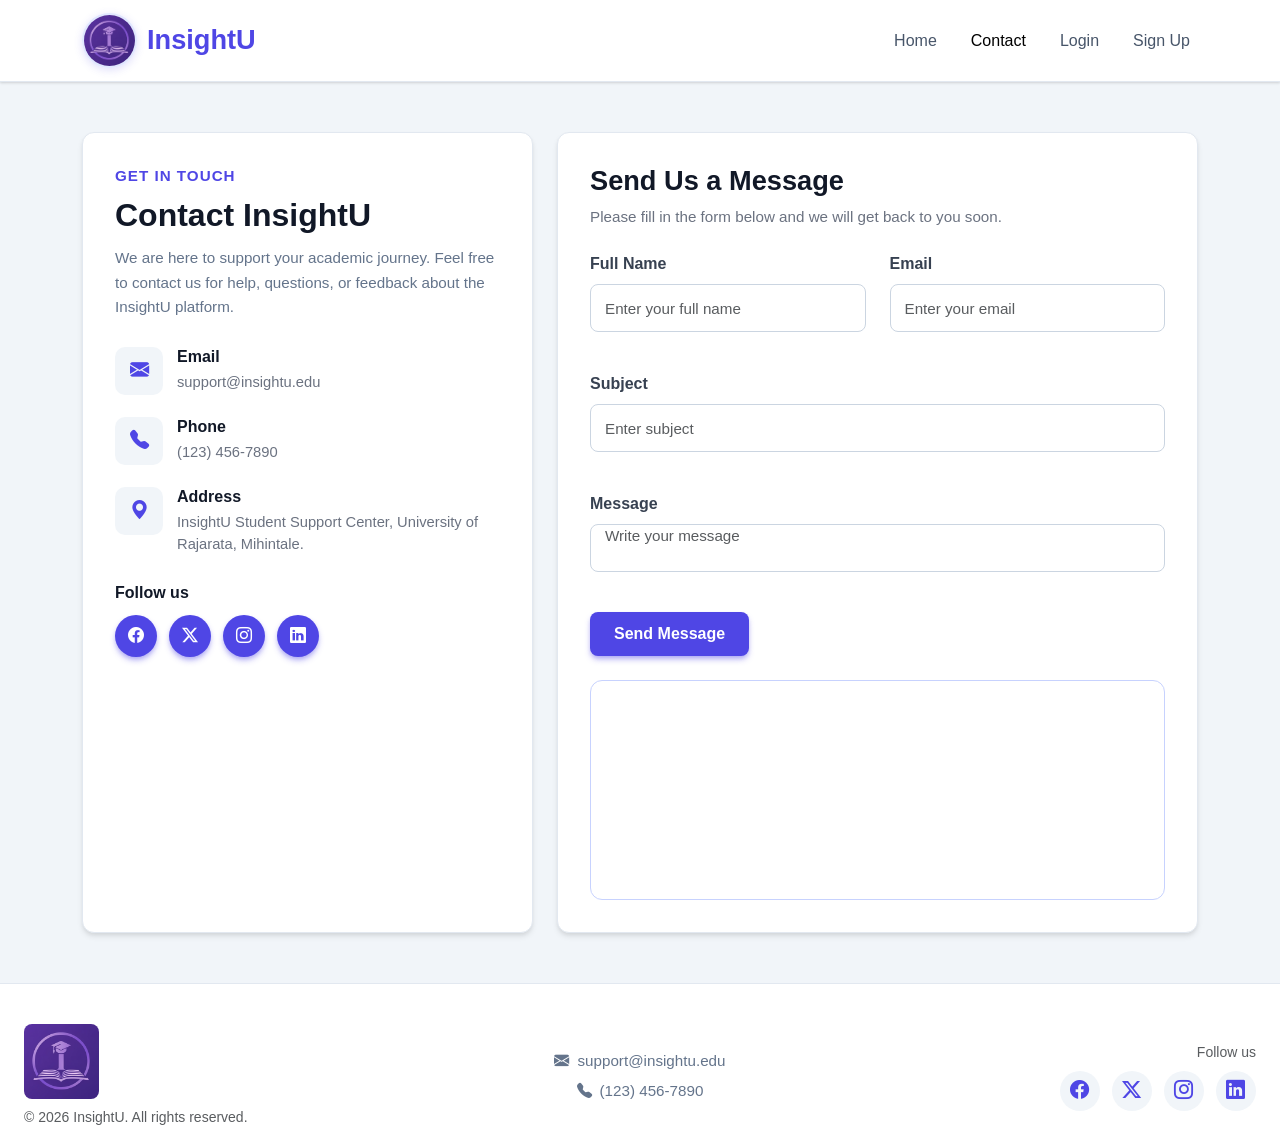
<file: contact.html>
<!DOCTYPE html>
<html lang="en">

<head>
  <meta charset="UTF-8" />
  <meta name="viewport" content="width=device-width, initial-scale=1.0" />
  <title>InsightU - Contact</title>

  <link rel="stylesheet" href="https://cdn.jsdelivr.net/npm/bootstrap@5.3.3/dist/css/bootstrap.min.css">
  <link rel="stylesheet" href="https://cdn.jsdelivr.net/npm/bootstrap-icons@1.11.3/font/bootstrap-icons.min.css">
  <link rel="stylesheet" href="contact.css">
  <link rel="stylesheet" href="globel.css">
</head>

<body>

  <!-- Page Loader -->
  <div id="page-loader">
    <div class="three-body">
      <div class="three-body__dot"></div>
      <div class="three-body__dot"></div>
      <div class="three-body__dot"></div>
    </div>
  </div>

  <!-- Navbar -->
  <nav class="navbar navbar-expand-lg custom-navbar">
    <div class="container">
      <a class="navbar-brand brand-box" href="index.html">
        <img src="Logo 250px.png" alt="InsightU Logo" class="navbar-logo">
        InsightU
      </a>

      <button class="navbar-toggler" type="button" data-bs-toggle="collapse" data-bs-target="#contactNav">
        <span class="navbar-toggler-icon"></span>
      </button>

      <div class="collapse navbar-collapse" id="contactNav">
        <ul class="navbar-nav ms-auto">
          <li class="nav-item"><a class="nav-link" href="index.html">Home</a></li>
          <li class="nav-item" id="navDashboard" style="display: none;"><a class="nav-link" href="dashboard.html">Dashboard</a></li>
          <li class="nav-item" id="navContact" style="display: none;"><a class="nav-link active" href="contact.html">Contact</a></li>
          <li class="nav-item" id="navLogout" style="display: none;"><a class="nav-link" href="login.html" id="logoutLink">Logout</a></li>
          <li class="nav-item" id="navLogin"><a class="nav-link" href="login.html">Login</a></li>
          <li class="nav-item" id="navSignup"><a class="nav-link" href="signup.html">Sign Up</a></li>
        </ul>
      </div>
    </div>
  </nav>

  <!-- Contact Section -->
  <section class="contact-section">
    <div class="container">
      <div class="row g-4 align-items-stretch">

        <!-- Left Info -->
        <div class="col-lg-5">
          <div class="info-card h-100">
            <p class="small-title">Get in Touch</p>
            <h1>Contact InsightU</h1>
            <p class="intro-text">
              We are here to support your academic journey. Feel free to contact us
              for help, questions, or feedback about the InsightU platform.
            </p>

            <div class="contact-item">
              <div class="icon-box"><i class="bi bi-envelope-fill"></i></div>
              <div>
                <h5>Email</h5>
                <p>support@insightu.edu</p>
              </div>
            </div>

            <div class="contact-item">
              <div class="icon-box"><i class="bi bi-telephone-fill"></i></div>
              <div>
                <h5>Phone</h5>
                <p>(123) 456-7890</p>
              </div>
            </div>

            <div class="contact-item">
              <div class="icon-box"><i class="bi bi-geo-alt-fill"></i></div>
              <div>
                <h5>Address</h5>
                <p>InsightU Student Support Center, University of Rajarata, Mihintale.</p>
              </div>
            </div>

            <div class="social-area">
              <h6>Follow us</h6>
              <div class="social-links">
                <a href="#"><i class="bi bi-facebook"></i></a>
                <a href="#"><i class="bi bi-twitter-x"></i></a>
                <a href="#"><i class="bi bi-instagram"></i></a>
                <a href="#"><i class="bi bi-linkedin"></i></a>
              </div>
            </div>
          </div>
        </div>

        <!-- Right Form -->
        <div class="col-lg-7">
          <div class="form-card h-100">
            <h2>Send Us a Message</h2>
            <p class="form-subtext">
              Please fill in the form below and we will get back to you soon.
            </p>

            <form id="contactForm" novalidate>
              <div class="row">
                <div class="col-md-6 mb-3">
                  <label for="fullName" class="form-label">Full Name</label>
                  <input type="text" class="form-control custom-input" id="fullName" placeholder="Enter your full name">
                  <small class="error-text" id="nameError"></small>
                </div>

                <div class="col-md-6 mb-3">
                  <label for="email" class="form-label">Email</label>
                  <input type="email" class="form-control custom-input" id="email" placeholder="Enter your email">
                  <small class="error-text" id="emailError"></small>
                </div>
              </div>

              <div class="mb-3">
                <label for="subject" class="form-label">Subject</label>
                <input type="text" class="form-control custom-input" id="subject" placeholder="Enter subject">
                <small class="error-text" id="subjectError"></small>
              </div>

              <div class="mb-3">
                <label for="message" class="form-label">Message</label>
                <textarea class="form-control custom-input textarea-box" id="message" rows="5"
                  placeholder="Write your message"></textarea>
                <small class="error-text" id="messageError"></small>
              </div>

              <div class="button-wrap">
                <button type="submit" class="send-btn">Send Message</button>
              </div>
            </form>

            <div class="map-box">
              <iframe
                src="https://www.google.com/maps/embed?pb=!1m18!1m12!1m3!1d3947.414630507293!2d80.49872346842412!3d8.36080868072189!2m3!1f0!2f0!3f0!3m2!1i1024!2i768!4f13.1!3m3!1m2!1s0x3afc8a63370239cb%3A0xfde408ba97b0d4d3!2sRajarata%20University%20of%20Sri%20Lanka!5e0!3m2!1sen!2sus!4v1773333881519!5m2!1sen!2sus"
                width="600" height="450" style="border:0;" allowfullscreen="" loading="lazy"
                referrerpolicy="no-referrer-when-downgrade"></iframe>
            </div>
          </div>
        </div>
      </div>
    </div>
  </section>

  <!-- Footer -->
  <footer class="site-footer">
    <div class="container-fluid px-4">
      <div class="row align-items-center">
        <!-- Left: Logo & Copyright -->
        <div class="col-md-4 text-center text-md-start mb-4 mb-md-0">
          <a href="index.html" class="footer-brand d-inline-flex align-items-center mb-2">
            <img src="Logo 250px.png" alt="InsightU Logo" class="footer-logo">
          </a>
          <p class="text-muted small mb-0">&copy; 2026 InsightU. All rights reserved.</p>
        </div>

        <!-- Center: Links -->
        <div class="col-md-4 text-center mb-4 mb-md-0">
          <div class="d-flex flex-column align-items-center">
            <a href="mailto:support@insightu.edu" class="footer-link mb-2"><i
                class="bi bi-envelope-fill me-2"></i>support@insightu.edu</a>
            <a href="tel:1234567890" class="footer-link"><i class="bi bi-telephone-fill me-2"></i>(123) 456-7890</a>
          </div>
        </div>

        <!-- Right: Social Icons -->
        <div class="col-md-4">
          <p class="text-muted small text-center text-md-end mb-2 d-none d-md-block">Follow us</p>
          <div class="social-icons">
            <a href="#" class="social-icon" aria-label="Facebook"><i class="bi bi-facebook"></i></a>
            <a href="#" class="social-icon" aria-label="Twitter"><i class="bi bi-twitter-x"></i></a>
            <a href="#" class="social-icon" aria-label="Instagram"><i class="bi bi-instagram"></i></a>
            <a href="#" class="social-icon" aria-label="LinkedIn"><i class="bi bi-linkedin"></i></a>
          </div>
        </div>
      </div>
    </div>
  </footer>

  <script src="https://cdn.jsdelivr.net/npm/bootstrap@5.3.3/dist/js/bootstrap.bundle.min.js"></script>
  <script>window.addEventListener('load', function () { document.getElementById('page-loader').classList.add('hidden'); });</script>
  <script src="contact.js"></script>
</body>

</html>
</file>
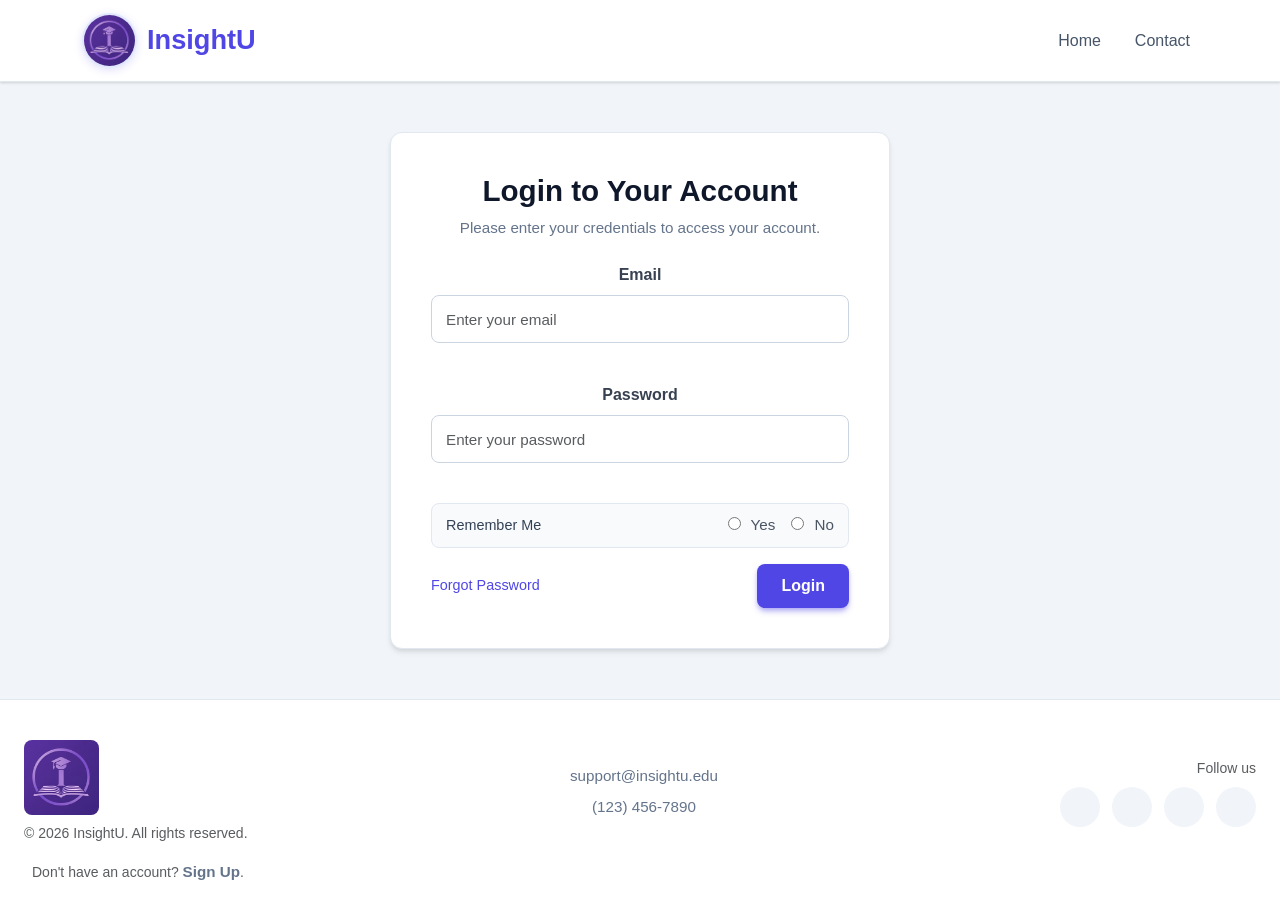
<file: login.html>
<!DOCTYPE html>
<html lang="en">

<head>
  <meta charset="UTF-8" />
  <meta name="viewport" content="width=device-width, initial-scale=1.0" />
  <title>InsightU - Login</title>

  <link rel="stylesheet" href="https://cdn.jsdelivr.net/npm/bootstrap@5.3.3/dist/css/bootstrap.min.css">
  <link rel="stylesheet" href="login.css">
  <link rel="stylesheet" href="globel.css">
</head>

<body>

  <!-- Page Loader -->
  <div id="page-loader">
    <div class="three-body">
      <div class="three-body__dot"></div>
      <div class="three-body__dot"></div>
      <div class="three-body__dot"></div>
    </div>
  </div>

  <!-- Navbar -->
  <nav class="navbar navbar-expand-lg custom-navbar">
    <div class="container">
      <a class="navbar-brand brand-box" href="index.html">
        <img src="Logo 250px.png" alt="InsightU Logo" class="navbar-logo">
        InsightU
      </a>

      <button class="navbar-toggler" type="button" data-bs-toggle="collapse" data-bs-target="#loginNav">
        <span class="navbar-toggler-icon"></span>
      </button>

      <div class="collapse navbar-collapse" id="loginNav">
        <ul class="navbar-nav ms-auto">
          <li class="nav-item">
            <a class="nav-link" href="index.html">Home</a>
          </li>
          <li class="nav-item">
            <a class="nav-link" href="contact.html">Contact</a>
          </li>
        </ul>
      </div>
    </div>
  </nav>

  <!-- Login Section -->
  <section class="login-section">
    <div class="container">
      <div class="login-wrapper">
        <div class="login-card">
          <h1>Login to Your Account</h1>
          <p class="login-subtext">Please enter your credentials to access your account.</p>

          <form id="loginForm" novalidate>
            <div class="mb-3">
              <label for="email" class="form-label">Email</label>
              <input type="email" class="form-control custom-input" id="email" placeholder="Enter your email">
              <small class="error-text" id="emailError"></small>
            </div>

            <div class="mb-3">
              <label for="password" class="form-label">Password</label>
              <input type="password" class="form-control custom-input" id="password" placeholder="Enter your password">
              <small class="error-text" id="passwordError"></small>
            </div>

            <div class="remember-box mb-3">
              <span class="remember-label">Remember Me</span>
              <div class="radio-group">
                <label><input type="radio" name="remember" value="Yes"> Yes</label>
                <label><input type="radio" name="remember" value="No"> No</label>
              </div>
            </div>

            <div class="login-actions">
              <a href="#" class="forgot-link" id="forgotPasswordLink">Forgot Password</a>
              <button type="submit" class="login-btn">Login</button>
            </div>
          </form>
        </div>
      </div>
    </div>
  </section>

  <!-- Footer -->
  <footer class="site-footer">
    <div class="container-fluid px-4">
      <div class="row align-items-center">
        <!-- Left: Logo & Copyright -->
        <div class="col-md-4 text-center text-md-start mb-4 mb-md-0">
          <a href="index.html" class="footer-brand d-inline-flex align-items-center mb-2">
            <img src="Logo 250px.png" alt="InsightU Logo" class="footer-logo">
          </a>
          <p class="text-muted small mb-0">&copy; 2026 InsightU. All rights reserved.</p>
        </div>

        <!-- Center: Links -->
        <div class="col-md-4 text-center mb-4 mb-md-0">
          <div class="d-flex flex-column align-items-center">
            <a href="mailto:support@insightu.edu" class="footer-link mb-2"><i
                class="bi bi-envelope-fill me-2"></i>support@insightu.edu</a>
            <a href="tel:1234567890" class="footer-link"><i class="bi bi-telephone-fill me-2"></i>(123) 456-7890</a>
          </div>
        </div>

        <!-- Right: Social Icons -->
        <div class="col-md-4">
          <p class="text-muted small text-center text-md-end mb-2 d-none d-md-block">Follow us</p>
          <div class="social-icons">
            <a href="#" class="social-icon" aria-label="Facebook"><i class="bi bi-facebook"></i></a>
            <a href="#" class="social-icon" aria-label="Twitter"><i class="bi bi-twitter-x"></i></a>
            <a href="#" class="social-icon" aria-label="Instagram"><i class="bi bi-instagram"></i></a>
            <a href="#" class="social-icon" aria-label="LinkedIn"><i class="bi bi-linkedin"></i></a>
          </div>
        </div>
      </div>
      <div class="row mt-3">
        <div class="col-12 text-center text-md-start">
          <span class="text-muted small signup-text">Don't have an account? <a href="signup.html"
              class="footer-link fw-bold">Sign Up</a>.</span>
        </div>
      </div>
    </div>
  </footer>

  <script src="https://cdn.jsdelivr.net/npm/bootstrap@5.3.3/dist/js/bootstrap.bundle.min.js"></script>
  <script>window.addEventListener('load', function () { document.getElementById('page-loader').classList.add('hidden'); });</script>
  <script src="login.js"></script>
</body>

</html>
</file>
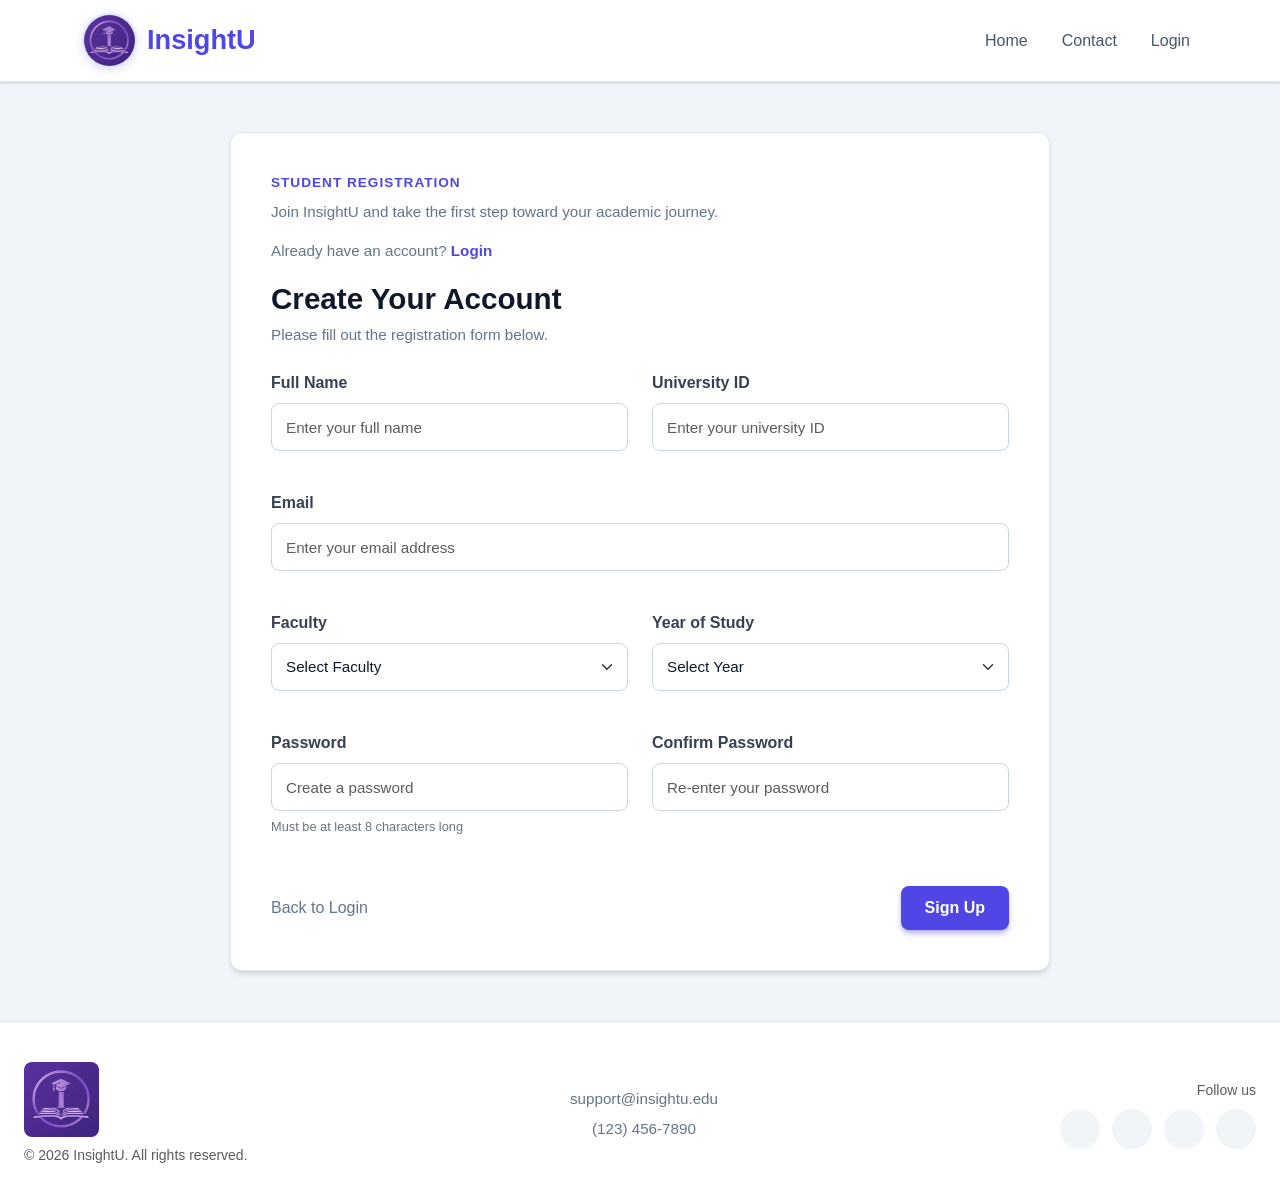
<file: signup.html>
<!DOCTYPE html>
<html lang="en">

<head>
  <meta charset="UTF-8" />
  <meta name="viewport" content="width=device-width, initial-scale=1.0" />
  <title>InsightU - Sign Up</title>

  <link rel="stylesheet" href="https://cdn.jsdelivr.net/npm/bootstrap@5.3.3/dist/css/bootstrap.min.css">
  <link rel="stylesheet" href="signup.css">
  <link rel="stylesheet" href="globel.css">
</head>

<body>

  <!-- Page Loader -->
  <div id="page-loader">
    <div class="three-body">
      <div class="three-body__dot"></div>
      <div class="three-body__dot"></div>
      <div class="three-body__dot"></div>
    </div>
  </div>

  <!-- Navbar -->
  <nav class="navbar navbar-expand-lg custom-navbar">
    <div class="container">
      <a class="navbar-brand brand-box" href="index.html">
        <img src="Logo 250px.png" alt="InsightU Logo" class="navbar-logo">
        InsightU
      </a>

      <button class="navbar-toggler" type="button" data-bs-toggle="collapse" data-bs-target="#signupNav">
        <span class="navbar-toggler-icon"></span>
      </button>

      <div class="collapse navbar-collapse" id="signupNav">
        <ul class="navbar-nav ms-auto">
          <li class="nav-item"><a class="nav-link" href="index.html">Home</a></li>
          <li class="nav-item"><a class="nav-link" href="contact.html">Contact</a></li>
          <li class="nav-item"><a class="nav-link" href="login.html">Login</a></li>
        </ul>
      </div>
    </div>
  </nav>

  <!-- Signup Section -->
  <section class="signup-section">
    <div class="container">
      <div class="signup-wrapper">
        <div class="signup-card">

          <p class="small-title">Student Registration</p>
          <p class="intro-text">Join InsightU and take the first step toward your academic journey.</p>
          <p class="account-text">Already have an account? <a href="login.html">Login</a></p>

          <h1>Create Your Account</h1>
          <p class="signup-subtext">Please fill out the registration form below.</p>

          <form id="signupForm" novalidate>
            <div class="row">
              <div class="col-md-6 mb-3">
                <label for="fullName" class="form-label">Full Name</label>
                <input type="text" class="form-control custom-input" id="fullName" placeholder="Enter your full name">
                <small class="error-text" id="nameError"></small>
              </div>

              <div class="col-md-6 mb-3">
                <label for="universityId" class="form-label">University ID</label>
                <input type="text" class="form-control custom-input" id="universityId"
                  placeholder="Enter your university ID">
                <small class="error-text" id="idError"></small>
              </div>
            </div>

            <div class="mb-3">
              <label for="email" class="form-label">Email</label>
              <input type="email" class="form-control custom-input" id="email" placeholder="Enter your email address">
              <small class="error-text" id="emailError"></small>
            </div>

            <div class="row">
              <div class="col-md-6 mb-3">
                <label for="faculty" class="form-label">Faculty</label>
                <select class="form-select custom-input" id="faculty">
                  <option value="">Select Faculty</option>
                  <option>Engineering</option>
                  <option>Arts</option>
                  <option>Applied Science</option>
                  <option>Business management</option>
                  <option>Techology</option>
                  <option>Others</option>

                </select>
                <small class="error-text" id="facultyError"></small>
              </div>

              <div class="col-md-6 mb-3">
                <label for="year" class="form-label">Year of Study</label>
                <select class="form-select custom-input" id="year">
                  <option value="">Select Year</option>
                  <option>1st Year</option>
                  <option>2nd Year</option>
                  <option>3rd Year</option>
                  <option>4th Year</option>
                </select>
                <small class="error-text" id="yearError"></small>
              </div>
            </div>

            <div class="row">
              <div class="col-md-6 mb-3">
                <label for="password" class="form-label">Password</label>
                <input type="password" class="form-control custom-input" id="password" placeholder="Create a password">
                <small class="hint-text">Must be at least 8 characters long</small>
                <small class="error-text" id="passwordError"></small>
              </div>

              <div class="col-md-6 mb-3">
                <label for="confirmPassword" class="form-label">Confirm Password</label>
                <input type="password" class="form-control custom-input" id="confirmPassword"
                  placeholder="Re-enter your password">
                <small class="error-text" id="confirmPasswordError"></small>
              </div>
            </div>

            <div class="button-group">
              <a href="login.html" class="back-link">Back to Login</a>
              <button type="submit" class="signup-btn">Sign Up</button>
            </div>
          </form>

        </div>
      </div>
    </div>
  </section>

  <!-- Footer -->
  <footer class="site-footer">
    <div class="container-fluid px-4">
      <div class="row align-items-center">
        <!-- Left: Logo & Copyright -->
        <div class="col-md-4 text-center text-md-start mb-4 mb-md-0">
          <a href="index.html" class="footer-brand d-inline-flex align-items-center mb-2">
            <img src="Logo 250px.png" alt="InsightU Logo" class="footer-logo">
          </a>
          <p class="text-muted small mb-0">&copy; 2026 InsightU. All rights reserved.</p>
        </div>

        <!-- Center: Links -->
        <div class="col-md-4 text-center mb-4 mb-md-0">
          <div class="d-flex flex-column align-items-center">
            <a href="mailto:support@insightu.edu" class="footer-link mb-2"><i
                class="bi bi-envelope-fill me-2"></i>support@insightu.edu</a>
            <a href="tel:1234567890" class="footer-link"><i class="bi bi-telephone-fill me-2"></i>(123) 456-7890</a>
          </div>
        </div>

        <!-- Right: Social Icons -->
        <div class="col-md-4">
          <p class="text-muted small text-center text-md-end mb-2 d-none d-md-block">Follow us</p>
          <div class="social-icons">
            <a href="#" class="social-icon" aria-label="Facebook"><i class="bi bi-facebook"></i></a>
            <a href="#" class="social-icon" aria-label="Twitter"><i class="bi bi-twitter-x"></i></a>
            <a href="#" class="social-icon" aria-label="Instagram"><i class="bi bi-instagram"></i></a>
            <a href="#" class="social-icon" aria-label="LinkedIn"><i class="bi bi-linkedin"></i></a>
          </div>
        </div>
      </div>
    </div>
  </footer>

  <script src="https://cdn.jsdelivr.net/npm/bootstrap@5.3.3/dist/js/bootstrap.bundle.min.js"></script>
  <script>window.addEventListener('load', function () { document.getElementById('page-loader').classList.add('hidden'); });</script>
  <script src="signup.js"></script>
</body>

</html>
</file>
<file: contact.css>
* {
  margin: 0;
  padding: 0;
  box-sizing: border-box;
  font-family: "Segoe UI", Arial, sans-serif;
}

body {
  background: #f1f5f9;
  color: #0f172a;
  min-height: 100vh;
  display: flex;
  flex-direction: column;
}

/* Navbar */
.custom-navbar {
  background: #ffffff;
  border-bottom: 1px solid #dbe3f0;
  box-shadow: 0 4px 14px rgba(0, 0, 0, 0.04);
}

.brand-box {
  font-size: 1.7rem;
  font-weight: 700;
  color: #4f46e5 !important;
  text-decoration: none;
}

.nav-link {
  color: #374151;
  font-weight: 500;
  margin-left: 18px;
  transition: 0.3s;
}

.nav-link:hover,
.nav-link.active {
  color: #4f46e5;
}

/* Contact Section */
.contact-section {
  flex: 1;
  padding: 50px 0;
}

.info-card,
.form-card {
  background: #ffffff;
  border: 1px solid #e2e8f0;
  border-radius: 12px;
  padding: 32px;
  box-shadow: 0 4px 6px -1px rgba(0, 0, 0, 0.1), 0 2px 4px -1px rgba(0, 0, 0, 0.06);
}

.small-title {
  font-size: 0.95rem;
  font-weight: 700;
  color: #4f46e5;
  margin-bottom: 8px;
  text-transform: uppercase;
  letter-spacing: 1px;
}

.info-card h1 {
  font-size: 2rem;
  font-weight: 700;
  margin-bottom: 12px;
  color: #111827;
}

.intro-text {
  color: #64748b;
  font-size: 0.95rem;
  line-height: 1.6;
  margin-bottom: 28px;
}

.contact-item {
  display: flex;
  gap: 14px;
  align-items: flex-start;
  margin-bottom: 22px;
}

.icon-box {
  width: 48px;
  height: 48px;
  border-radius: 10px;
  background: #f1f5f9;
  color: #4f46e5;
  display: flex;
  align-items: center;
  justify-content: center;
  font-size: 1.2rem;
  flex-shrink: 0;
}

.contact-item h5 {
  font-size: 1rem;
  font-weight: 700;
  margin-bottom: 5px;
  color: #111827;
}

.contact-item p {
  margin-bottom: 0;
  color: #6b7280;
  font-size: 0.92rem;
}

.social-area {
  margin-top: 28px;
}

.social-area h6 {
  font-weight: 700;
  color: #111827;
  margin-bottom: 12px;
}

.social-links {
  display: flex;
  gap: 12px;
}

.social-links a {
  width: 42px;
  height: 42px;
  border-radius: 50%;
  background: #4f46e5;
  color: #ffffff;
  display: flex;
  align-items: center;
  justify-content: center;
  text-decoration: none;
  transition: all 0.2s ease-in-out;
  box-shadow: 0 4px 6px -1px rgba(79, 70, 229, 0.4), 0 2px 4px -1px rgba(79, 70, 229, 0.2);
}

.social-links a:hover {
  transform: translateY(-2px);
  background: #4338ca;
  box-shadow: 0 10px 15px -3px rgba(79, 70, 229, 0.4), 0 4px 6px -2px rgba(79, 70, 229, 0.2);
}

/* Form */
.form-card h2 {
  font-size: 1.7rem;
  font-weight: 700;
  color: #111827;
  margin-bottom: 8px;
}

.form-subtext {
  color: #6b7280;
  font-size: 0.95rem;
  margin-bottom: 24px;
}

.form-label {
  font-weight: 600;
  color: #374151;
  margin-bottom: 8px;
}

.custom-input {
  height: 48px;
  border-radius: 8px;
  border: 1px solid #cbd5e1;
  background-color: #ffffff;
  padding: 0 14px;
  font-size: 0.95rem;
  transition: border-color 0.2s ease-in-out, box-shadow 0.2s ease-in-out;
}

.custom-input:focus {
  border-color: #4f46e5;
  box-shadow: 0 0 0 3px rgba(79, 70, 229, 0.2);
  outline: none;
}

.textarea-box {
  min-height: 130px;
  resize: none;
  padding-top: 12px;
}

.error-text {
  color: #dc2626;
  font-size: 0.82rem;
  display: block;
  margin-top: 6px;
  min-height: 18px;
}

.button-wrap {
  margin-top: 10px;
  margin-bottom: 24px;
}

.send-btn {
  background: #4f46e5;
  color: #ffffff;
  border: none;
  padding: 10px 24px;
  border-radius: 8px;
  font-weight: 600;
  transition: all 0.2s ease-in-out;
  box-shadow: 0 4px 6px -1px rgba(79, 70, 229, 0.4), 0 2px 4px -1px rgba(79, 70, 229, 0.2);
}

.send-btn:hover {
  transform: translateY(-1px);
  background: #4338ca;
  box-shadow: 0 10px 15px -3px rgba(79, 70, 229, 0.4), 0 4px 6px -2px rgba(79, 70, 229, 0.2);
}

.map-box {
  width: 100%;
  height: 220px;
  border-radius: 12px;
  overflow: hidden;
  border: 1px solid #c7d2fe;
}

/* Footer */
.contact-footer {
  background: #ffffff;
  border-top: 1px solid #dbe3f0;
  padding: 16px 0;
}

.contact-footer p {
  font-size: 0.82rem;
  color: #4b5563;
  margin-bottom: 0;
  text-align: center;
}

.footer-gap {
  margin-left: 10px;
}

/* Responsive */
@media (max-width: 768px) {

  .info-card,
  .form-card {
    padding: 24px 20px;
  }

  .info-card h1,
  .form-card h2 {
    font-size: 1.5rem;
  }

  .footer-gap {
    display: block;
    margin-left: 0;
    margin-top: 6px;
  }

  .send-btn {
    width: 100%;
  }
}
</file>
<file: globel.css>
/* Global Website Styles */

/* ── Page Loader ── */
#page-loader {
  position: fixed;
  inset: 0;
  z-index: 9999;
  background: #ffffff;
  display: flex;
  flex-direction: column;
  align-items: center;
  justify-content: center;
  gap: 24px;
  transition: opacity 0.4s ease, visibility 0.4s ease;
}

#page-loader.hidden {
  opacity: 0;
  visibility: hidden;
}

#page-loader .loader-logo {
  height: 80px;
  width: auto;
  animation: logoPulse 1.4s ease-in-out infinite;
}

@keyframes logoPulse {
  0%, 100% { opacity: 1; transform: scale(1); }
  50%       { opacity: 0.75; transform: scale(0.95); }
}

/* From Uiverse.io by dovatgabriel */
.three-body {
  --uib-size: 50px;
  --uib-speed: 0.7s;
  --uib-color: #4f46e5;
  position: relative;
  display: inline-block;
  height: var(--uib-size);
  width: var(--uib-size);
  animation: spin78236 calc(var(--uib-speed) * 2.5) infinite linear;
}

.three-body__dot {
  position: absolute;
  height: 100%;
  width: 30%;
}

.three-body__dot:after {
  content: '';
  position: absolute;
  height: 0%;
  width: 100%;
  padding-bottom: 100%;
  background-color: var(--uib-color);
  border-radius: 50%;
}

.three-body__dot:nth-child(1) {
  bottom: 5%;
  left: 0;
  transform: rotate(60deg);
  transform-origin: 50% 85%;
}

.three-body__dot:nth-child(1)::after {
  bottom: 0;
  left: 0;
  animation: wobble1 var(--uib-speed) infinite ease-in-out;
  animation-delay: calc(var(--uib-speed) * -0.1);
}

.three-body__dot:nth-child(2) {
  bottom: 5%;
  right: 0;
  transform: rotate(-60deg);
  transform-origin: 50% 85%;
}

.three-body__dot:nth-child(2)::after {
  bottom: 0;
  left: 0;
  animation: wobble1 var(--uib-speed) infinite calc(var(--uib-speed) * -0.5) ease-in-out;
}

.three-body__dot:nth-child(3) {
  bottom: -5%;
  left: 0;
  transform: translateX(116.666%);
}

.three-body__dot:nth-child(3)::after {
  top: 0;
  left: 0;
  animation: wobble2 var(--uib-speed) infinite ease-in-out;
}

@keyframes spin78236 {
  0%   { transform: rotate(0deg); }
  100% { transform: rotate(360deg); }
}

@keyframes wobble1 {
  0%, 100% { transform: translateY(0%) scale(1); opacity: 1; }
  50%       { transform: translateY(-66%) scale(0.65); opacity: 0.8; }
}

@keyframes wobble2 {
  0%, 100% { transform: translateY(0%) scale(1); opacity: 1; }
  50%       { transform: translateY(66%) scale(0.65); opacity: 0.8; }
}
/* ── End Page Loader ── */

* {
  margin: 0;
  padding: 0;
  box-sizing: border-box;
  font-family: "Segoe UI", Arial, sans-serif;
}

body {
  background: #f1f5f9;
  color: #0f172a;
  min-height: 100vh;
  display: flex;
  flex-direction: column;
}


/* Navbar */

.custom-navbar {
  background: #ffffff;
  border-bottom: 1px solid #e2e8f0;
  box-shadow: 0 1px 3px 0 rgba(0, 0, 0, 0.1), 0 1px 2px 0 rgba(0, 0, 0, 0.06);
}

.brand-box {
  font-size: 1.7rem;
  font-weight: 700;
  color: #4f46e5 !important;
  text-decoration: none;
  display: flex;
  align-items: center;
  gap: 10px;
}

.navbar-logo {
  height: 55px;
  width: 55px;
  border-radius: 50%;
  object-fit: cover;
  border: 2px solid #e0e7ff;
  box-shadow: 0 2px 8px rgba(79, 70, 229, 0.18);
}

.nav-link {
  color: #475569;
  font-weight: 500;
  margin-left: 18px;
  transition: color 0.2s ease-in-out;
}

.nav-link:hover,
.nav-link.active {
  color: #4f46e5;
}


/* Buttons */

.primary-btn {
  background: #4f46e5;
  color: white;
  border: none;
  padding: 10px 24px;
  border-radius: 8px;
  font-weight: 600;
  transition: all 0.2s ease-in-out;
  box-shadow: 0 4px 6px -1px rgba(79, 70, 229, 0.4), 0 2px 4px -1px rgba(79, 70, 229, 0.2);
}

.primary-btn:hover {
  transform: translateY(-1px);
  background: #4338ca;
  box-shadow: 0 10px 15px -3px rgba(79, 70, 229, 0.4), 0 4px 6px -2px rgba(79, 70, 229, 0.2);
}

.secondary-btn {
  background: #f1f5f9;
  color: #4f46e5;
  border: 1px solid #e2e8f0;
  padding: 10px 20px;
  border-radius: 8px;
  font-weight: 600;
  transition: all 0.2s ease-in-out;
}

.secondary-btn:hover {
  background: #e2e8f0;
}


/* Form Inputs */

.custom-input {
  height: 48px;
  border-radius: 8px;
  border: 1px solid #cbd5e1;
  background-color: #ffffff;
  padding: 0 14px;
  font-size: 0.95rem;
  color: #0f172a;
  transition: border-color 0.2s ease-in-out, box-shadow 0.2s ease-in-out;
}

.custom-input:focus {
  border-color: #4f46e5;
  box-shadow: 0 0 0 3px rgba(79, 70, 229, 0.2);
  outline: none;
}


/* Cards */

.card-style {
  background: #ffffff;
  border: 1px solid #e2e8f0;
  border-radius: 12px;
  padding: 24px;
  box-shadow: 0 1px 3px 0 rgba(0, 0, 0, 0.1), 0 1px 2px 0 rgba(0, 0, 0, 0.06);
}


/* Footer */
.site-footer {
  background: #ffffff;
  border-top: 1px solid #e2e8f0;
  padding: 40px 0 20px 0;
  margin-top: auto;
}

.footer-brand {
  text-decoration: none;
}

.footer-logo {
  height: 75px;
  width: auto;
  object-fit: contain;
  border-radius: 8px;
}

.brand-text {
  font-size: 1.5rem;
  font-weight: 700;
  color: #4f46e5;
  letter-spacing: 0.5px;
}

.footer-link {
  color: #64748b;
  transition: color 0.2s ease-in-out;
  font-size: 0.95rem;
  text-decoration: none;
}

.footer-link:hover {
  color: #4f46e5;
}

.social-icons {
  display: flex;
  gap: 12px;
  justify-content: center;
}

@media (min-width: 768px) {
  .social-icons {
    justify-content: flex-end;
  }
}

.social-icon {
  display: flex;
  align-items: center;
  justify-content: center;
  width: 40px;
  height: 40px;
  border-radius: 50%;
  background: #f1f5f9;
  color: #4f46e5;
  font-size: 1.2rem;
  transition: all 0.2s ease-in-out;
  text-decoration: none;
}

.social-icon:hover {
  background: #4f46e5;
  color: #ffffff;
  transform: translateY(-2px);
  box-shadow: 0 4px 6px -1px rgba(79, 70, 229, 0.3);
}


/* Titles */

.page-title {
  font-size: 2rem;
  font-weight: 700;
  color: #111827;
  margin-bottom: 10px;
}

.page-subtitle {
  color: #6b7280;
  font-size: 0.95rem;
  margin-bottom: 20px;
}
</file>
<file: login.css>
* {
  margin: 0;
  padding: 0;
  box-sizing: border-box;
  font-family: "Segoe UI", Arial, sans-serif;
}

body {
  background: #f1f5f9;
  color: #0f172a;
  min-height: 100vh;
  display: flex;
  flex-direction: column;
}

/* Navbar */
.custom-navbar {
  background: #ffffff;
  border-bottom: 1px solid #dbe3f0;
  box-shadow: 0 4px 14px rgba(0, 0, 0, 0.04);
}

.brand-box {
  font-size: 1.7rem;
  font-weight: 700;
  color: #4f46e5 !important;
  text-decoration: none;
}

.nav-link {
  color: #374151;
  font-weight: 500;
  margin-left: 18px;
  transition: 0.3s;
}

.nav-link:hover {
  color: #4f46e5;
}

/* Login Section */
.login-section {
  flex: 1;
  display: flex;
  align-items: center;
  padding: 50px 0;
}

.login-wrapper {
  display: flex;
  justify-content: center;
}

.login-card {
  width: 100%;
  max-width: 500px;
  background: #ffffff;
  border-radius: 12px;
  padding: 40px;
  box-shadow: 0 4px 6px -1px rgba(0, 0, 0, 0.1), 0 2px 4px -1px rgba(0, 0, 0, 0.06);
  border: 1px solid #e2e8f0;
  text-align: center;
}

.login-card h1 {
  font-size: 1.85rem;
  font-weight: 700;
  color: #0f172a;
  margin-bottom: 8px;
}

.login-subtext {
  text-align: center;
  color: #64748b;
  font-size: 0.95rem;
  margin-bottom: 24px;
}

.form-label {
  font-weight: 600;
  color: #374151;
  margin-bottom: 8px;
}

.custom-input {
  height: 48px;
  border-radius: 10px;
  border: 1px solid #cfd8ea;
  background-color: #f9fbff;
  padding: 0 14px;
  font-size: 0.95rem;
}

.custom-input:focus {
  border-color: #6366f1;
  box-shadow: 0 0 0 4px rgba(99, 102, 241, 0.12);
}

.remember-box {
  display: flex;
  justify-content: space-between;
  align-items: center;
  flex-wrap: wrap;
  background: #f8fafc;
  padding: 10px 14px;
  border-radius: 8px;
  border: 1px solid #e2e8f0;
}

.remember-label {
  font-size: 0.9rem;
  font-weight: 500;
  color: #334155;
}

.radio-group {
  display: flex;
  gap: 16px;
}

.radio-group label {
  color: #4b5563;
  font-size: 0.95rem;
}

.radio-group input {
  margin-right: 6px;
}

.login-actions {
  display: flex;
  justify-content: space-between;
  align-items: center;
  margin-top: 10px;
  gap: 15px;
}

.forgot-link {
  font-size: 0.9rem;
  color: #4f46e5;
  text-decoration: none;
  font-weight: 500;
  transition: all 0.2s ease-in-out;
}

.forgot-link:hover {
  color: #4338ca;
  text-decoration: underline;
}

.login-btn {
  background: #4f46e5;
  color: white;
  border: none;
  padding: 10px 24px;
  border-radius: 8px;
  font-weight: 600;
  transition: all 0.2s ease-in-out;
  box-shadow: 0 4px 6px -1px rgba(79, 70, 229, 0.4), 0 2px 4px -1px rgba(79, 70, 229, 0.2);
}

.login-btn:hover {
  transform: translateY(-1px);
  background: #4338ca;
  box-shadow: 0 10px 15px -3px rgba(79, 70, 229, 0.4), 0 4px 6px -2px rgba(79, 70, 229, 0.2);
}

.error-text {
  color: #dc2626;
  font-size: 0.82rem;
  display: block;
  margin-top: 6px;
  min-height: 18px;
}

/* Footer */
.login-footer {
  background: #ffffff;
  border-top: 1px solid #dbe3f0;
  padding: 16px 0;
}

.login-footer p {
  font-size: 0.82rem;
  color: #4b5563;
  margin-bottom: 0;
  text-align: center;
}

.login-footer a {
  color: #4f46e5;
  text-decoration: none;
}

.login-footer a:hover {
  text-decoration: underline;
}

.signup-text {
  margin-left: 8px;
}

/* Responsive */
@media (max-width: 576px) {
  .login-card {
    padding: 30px 20px;
  }

  .login-card h1 {
    font-size: 1.6rem;
  }

  .login-actions {
    flex-direction: column;
    align-items: stretch;
  }

  .login-btn {
    width: 100%;
  }

  .signup-text {
    display: block;
    margin-left: 0;
    margin-top: 6px;
  }
}
</file>
<file: signup.css>
* {
  margin: 0;
  padding: 0;
  box-sizing: border-box;
  font-family: "Segoe UI", Arial, sans-serif;
}

body {
  background: #f1f5f9;
  color: #0f172a;
  min-height: 100vh;
  display: flex;
  flex-direction: column;
}

/* Navbar */
.custom-navbar {
  background: #ffffff;
  border-bottom: 1px solid #dbe3f0;
  box-shadow: 0 4px 14px rgba(0, 0, 0, 0.04);
}

.brand-box {
  font-size: 1.7rem;
  font-weight: 700;
  color: #4f46e5 !important;
  text-decoration: none;
}

.nav-link {
  color: #374151;
  font-weight: 500;
  margin-left: 18px;
  transition: 0.3s;
}

.nav-link:hover {
  color: #4f46e5;
}

/* Signup section */
.signup-section {
  flex: 1;
  padding: 50px 0;
}

.signup-wrapper {
  display: flex;
  justify-content: center;
}

.signup-card {
  width: 100%;
  max-width: 820px;
  background: #ffffff;
  border-radius: 12px;
  padding: 40px;
  box-shadow: 0 4px 6px -1px rgba(0, 0, 0, 0.1), 0 2px 4px -1px rgba(0, 0, 0, 0.06);
  border: 1px solid #e2e8f0;
}

.small-title {
  color: #4f46e5;
  font-weight: 700;
  font-size: 0.85rem;
  text-transform: uppercase;
  letter-spacing: 1px;
  margin-bottom: 8px;
}

.intro-text,
.account-text,
.signup-subtext {
  color: #64748b;
  font-size: 0.95rem;
}

.account-text {
  margin-bottom: 18px;
}

.account-text a {
  color: #4f46e5;
  text-decoration: none;
  font-weight: 600;
}

.account-text a:hover {
  text-decoration: underline;
}

.signup-card h1 {
  font-size: 1.85rem;
  font-weight: 700;
  color: #0f172a;
  margin-bottom: 8px;
}

.signup-subtext {
  margin-bottom: 24px;
}

.form-label {
  font-weight: 600;
  color: #374151;
  margin-bottom: 8px;
}

.custom-input {
  height: 48px;
  border-radius: 10px;
  border: 1px solid #cfd8ea;
  background-color: #f9fbff;
  padding: 0 14px;
  font-size: 0.95rem;
}

.custom-input:focus {
  border-color: #6366f1;
  box-shadow: 0 0 0 4px rgba(99, 102, 241, 0.12);
}

.form-select.custom-input {
  padding-right: 36px;
}

.hint-text {
  display: block;
  color: #6b7280;
  font-size: 0.8rem;
  margin-top: 6px;
}

.error-text {
  color: #dc2626;
  font-size: 0.82rem;
  display: block;
  margin-top: 6px;
  min-height: 18px;
}

.button-group {
  display: flex;
  justify-content: space-between;
  align-items: center;
  margin-top: 10px;
  gap: 16px;
}

.back-link {
  color: #64748b;
  text-decoration: none;
  font-weight: 500;
  transition: all 0.2s ease-in-out;
}

.back-link:hover {
  color: #4f46e5;
}

.signup-btn {
  background: #4f46e5;
  color: white;
  border: none;
  padding: 10px 24px;
  border-radius: 8px;
  font-weight: 600;
  transition: all 0.2s ease-in-out;
  box-shadow: 0 4px 6px -1px rgba(79, 70, 229, 0.4), 0 2px 4px -1px rgba(79, 70, 229, 0.2);
}

.signup-btn:hover {
  transform: translateY(-1px);
  background: #4338ca;
  box-shadow: 0 10px 15px -3px rgba(79, 70, 229, 0.4), 0 4px 6px -2px rgba(79, 70, 229, 0.2);
}

/* Footer */
.signup-footer {
  background: #ffffff;
  border-top: 1px solid #dbe3f0;
  padding: 16px 0;
}

.signup-footer p {
  font-size: 0.82rem;
  color: #4b5563;
  margin-bottom: 0;
  text-align: center;
}

.signup-footer a {
  color: #4f46e5;
  text-decoration: none;
}

.signup-footer a:hover {
  text-decoration: underline;
}

.footer-social {
  margin-left: 10px;
}

/* Responsive */
@media (max-width: 768px) {
  .signup-card {
    padding: 28px 20px;
  }

  .signup-card h1 {
    font-size: 1.7rem;
  }

  .button-group {
    flex-direction: column;
    align-items: stretch;
  }

  .signup-btn {
    width: 100%;
  }

  .footer-social {
    display: block;
    margin-left: 0;
    margin-top: 6px;
  }
}
</file>
